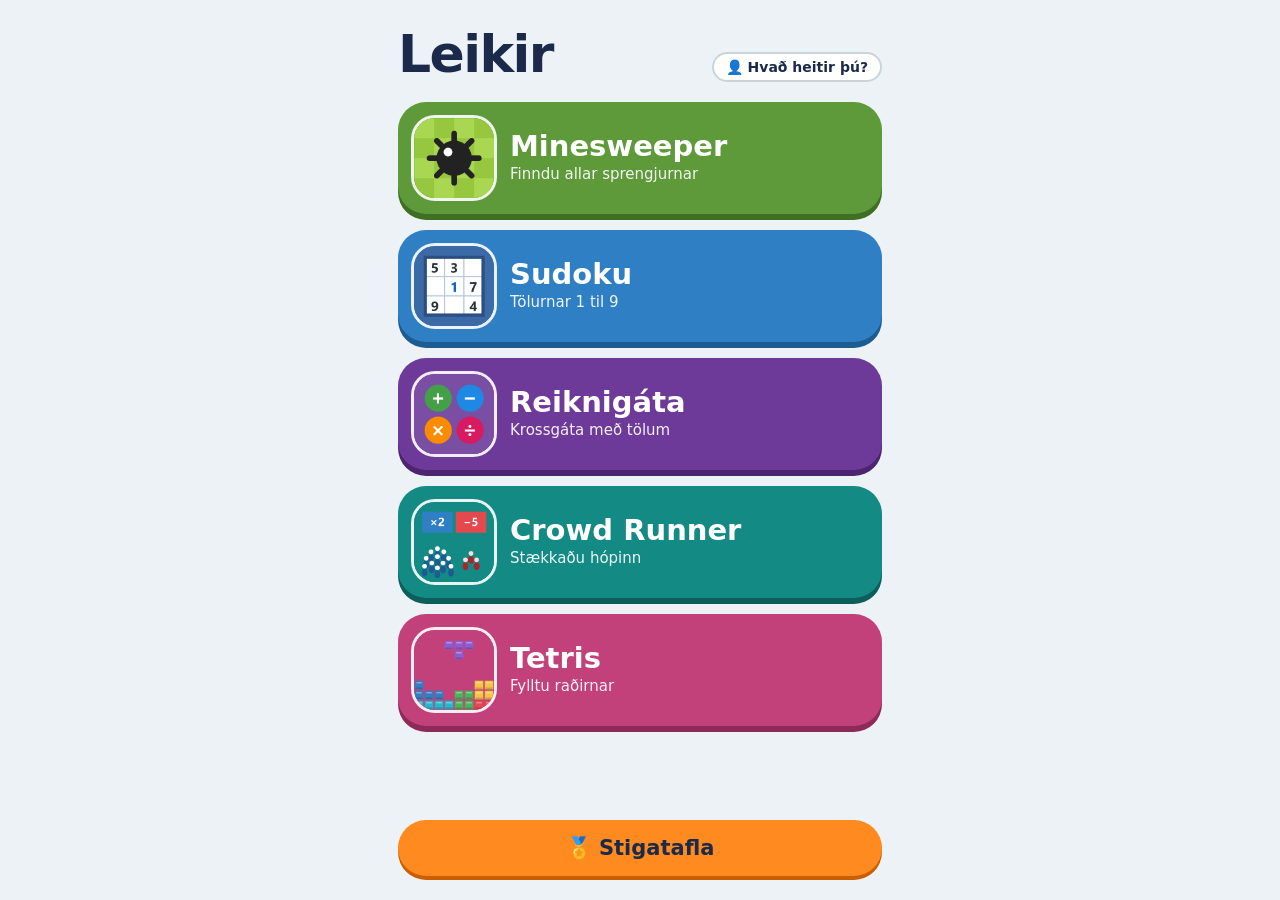
<file: index.html>
<!doctype html>
<html lang="is">
<head>
  <meta charset="utf-8">
  <meta name="viewport" content="width=device-width, initial-scale=1, viewport-fit=cover, interactive-widget=resizes-content">
  <title>Leikir</title>
  <meta name="theme-color" content="#1b2a4a">
  <meta name="mobile-web-app-capable" content="yes">
  <meta name="apple-mobile-web-app-capable" content="yes">
  <meta name="apple-mobile-web-app-status-bar-style" content="black-translucent">
  <meta name="apple-mobile-web-app-title" content="Leikir">
  <link rel="manifest" href="manifest.json">
  <link rel="icon" href="icons/icon-192.png">
  <link rel="apple-touch-icon" href="icons/apple-touch-icon.png">
  <link rel="stylesheet" href="common.css">
  <style>
    body { display: flex; flex-direction: column; min-height: 100vh; min-height: 100dvh; height: auto; }
    .home-page {
      flex: 1;
      width: 100%;
      max-width: 520px;
      margin: 0 auto;
      padding:
        calc(env(safe-area-inset-top) + 28px)
        calc(env(safe-area-inset-right) + 18px)
        calc(env(safe-area-inset-bottom) + 24px)
        calc(env(safe-area-inset-left) + 18px);
      display: flex;
      flex-direction: column;
      gap: 16px;
    }

    .masthead { display: flex; align-items: baseline; justify-content: space-between; gap: 12px; margin-bottom: 4px; }
    .masthead h1 {
      margin: 0;
      font-family: var(--display);
      font-size: var(--s5);
      font-weight: 800;
      line-height: 1;
      letter-spacing: -0.03em;
    }
    .player {
      padding: 7px 14px;
      border: none;
      border-radius: 999px;
      background: #fff;
      font-size: var(--s-1);
      font-weight: 600;
      box-shadow: inset 0 0 0 2px var(--wool);
      max-width: 50%;
      overflow: hidden;
      text-overflow: ellipsis;
      white-space: nowrap;
    }
    .player[hidden] { display: none; }

    /* A game: a solid tile in the game's own colour */
    .tile {
      display: flex;
      align-items: center;
      gap: 16px;
      min-height: 112px;
      padding: 16px 18px 16px 16px;
      border-radius: 28px;
      color: #fff;
      text-decoration: none;
      background: var(--c);
      box-shadow: 0 6px 0 var(--c-dark);
    }
    .tile:active { transform: translateY(4px); box-shadow: 0 2px 0 var(--c-dark); }
    .tile.ms { --c: var(--moss); --c-dark: var(--moss-dark); }
    .tile.sd { --c: var(--glacier); --c-dark: var(--glacier-dark); }
    .tile.rg { --c: var(--crowberry); --c-dark: var(--crowberry-dark); }
    .tile.cr { --c: var(--lagoon); --c-dark: var(--lagoon-dark); }
    .tile.tt { --c: var(--heather); --c-dark: var(--heather-dark); }
    .tile img {
      flex: none;
      width: 80px;
      height: 80px;
      border-radius: 21px;
      box-shadow: 0 0 0 3px rgba(255, 255, 255, 0.9);
    }
    .tile-text { display: grid; gap: 4px; min-width: 0; }
    .tile-name { font-family: var(--display); font-size: 29px; font-weight: 800; line-height: 1; }
    .tile-note { font-size: 15px; line-height: 1.3; opacity: 0.92; }

    .leaderboard {
      margin-top: auto;   /* sits at the bottom of the screen */
      padding: 16px;
      border-radius: 999px;
      background: var(--puffin);
      color: var(--night);
      font-size: var(--s1);
      font-weight: 700;
      text-align: center;
      text-decoration: none;
      box-shadow: var(--edge) var(--puffin-dark);
    }
    .leaderboard:active { transform: translateY(3px); box-shadow: 0 1px 0 var(--puffin-dark); }
    .leaderboard[hidden] { display: none; }
  </style>
</head>
<body>
  <main class="home-page">
    <div class="masthead">
      <h1>Leikir</h1>
      <button class="player" id="player" type="button" hidden></button>
    </div>

    <a class="tile ms" href="namuleit/">
      <img src="icons/namuleit.png" alt="">
      <span class="tile-text">
        <span class="tile-name">Minesweeper</span>
        <span class="tile-note" id="ms-note">Finndu allar sprengjurnar</span>
      </span>
    </a>
    <a class="tile sd" href="sudoku/">
      <img src="icons/sudoku.png" alt="">
      <span class="tile-text">
        <span class="tile-name">Sudoku</span>
        <span class="tile-note" id="sd-note">Tölurnar 1 til 9</span>
      </span>
    </a>
    <a class="tile rg" href="reiknigata/">
      <img src="icons/reiknigata.png" alt="">
      <span class="tile-text">
        <span class="tile-name">Reiknigáta</span>
        <span class="tile-note" id="rg-note">Krossgáta með tölum</span>
      </span>
    </a>
    <a class="tile cr" href="crowd/">
      <img src="icons/crowd.png" alt="">
      <span class="tile-text">
        <span class="tile-name">Crowd Runner</span>
        <span class="tile-note" id="cr-note">Stækkaðu hópinn</span>
      </span>
    </a>
    <a class="tile tt" href="tetris/">
      <img src="icons/tetris.png" alt="">
      <span class="tile-text">
        <span class="tile-name">Tetris</span>
        <span class="tile-note" id="tt-note">Fylltu raðirnar</span>
      </span>
    </a>

    <a class="leaderboard" id="leaderboard" href="stigatafla/" hidden>🏅 Stigatafla</a>
  </main>

  <div class="overlay" id="name" hidden>
    <div class="card" id="name-card"></div>
  </div>

  <script src="common.js"></script>
  <script src="leaderboard-config.js"></script>
  <script src="leaderboard.js"></script>
  <script>

    // Show each game's record, or that a puzzle is waiting to be finished.
    const ms = makeRecords(makeStore('ms-'));
    const msBest = Object.keys(LEVEL_NAMES).find((lv) => ms.best(lv));
    if (msBest) $('ms-note').textContent = `🏆 ${LEVEL_NAMES[msBest]}: ${ms.best(msBest)} sek`;

    for (const prefix of ['sd', 'rg']) {
      const st = makeStore(prefix + '-');
      const rec = makeRecords(st);
      const current = st.getJSON('current', null);
      const best = Object.keys(LEVEL_NAMES).find((lv) => rec.best(lv));
      if (current && LEVEL_NAMES[current.level]) $(prefix + '-note').textContent = `▶ Halda áfram (${current.size === 6 ? '6×6, ' : ''}${LEVEL_NAMES[current.level]})`;
      else if (best) $(prefix + '-note').textContent = `🏆 ${LEVEL_NAMES[best]}: ${clock(rec.best(best))}`;
    }

    const crProgress = makeStore('cr-').getJSON('progress', null);
    if (crProgress && crProgress.unlocked) {
      const stars = Object.values(crProgress.stars || {}).reduce((a, b) => a + b, 0);
      $('cr-note').textContent = `Borð ${crProgress.unlocked}${stars ? `, ⭐ ${stars}` : ''}`;
    }

    const tt = makeStore('tt-');
    const ttCurrent = tt.getJSON('current', null);
    const ttRecords = makeRecords(tt, { higher: true });
    const ttBest = Object.keys(LEVEL_NAMES).find((lv) => ttRecords.best(lv));
    if (ttCurrent && LEVEL_NAMES[ttCurrent.level]) $('tt-note').textContent = `▶ Halda áfram (${LEVEL_NAMES[ttCurrent.level]})`;
    else if (ttBest) $('tt-note').textContent = `🏆 ${LEVEL_NAMES[ttBest]}: ${ttRecords.best(ttBest)} stig`;

    // Leaderboard: the button, and who's playing on this phone.
    $('leaderboard').hidden = !lbOn();
    const showPlayer = () => {
      $('player').hidden = !lbOn();
      $('player').textContent = playerName() ? `👤 ${playerName()}` : '👤 Hvað heitir þú?';
    };
    $('player').addEventListener('click', () => {
      $('name-card').replaceChildren(nameForm(() => { $('name').hidden = true; showPlayer(); }, 'Hvað heitir þú?'));
      $('name').hidden = false;
      $('name-card').querySelector('input').focus();
    });
    showPlayer();

    registerServiceWorker('sw.js');
  </script>
</body>
</html>
</file>
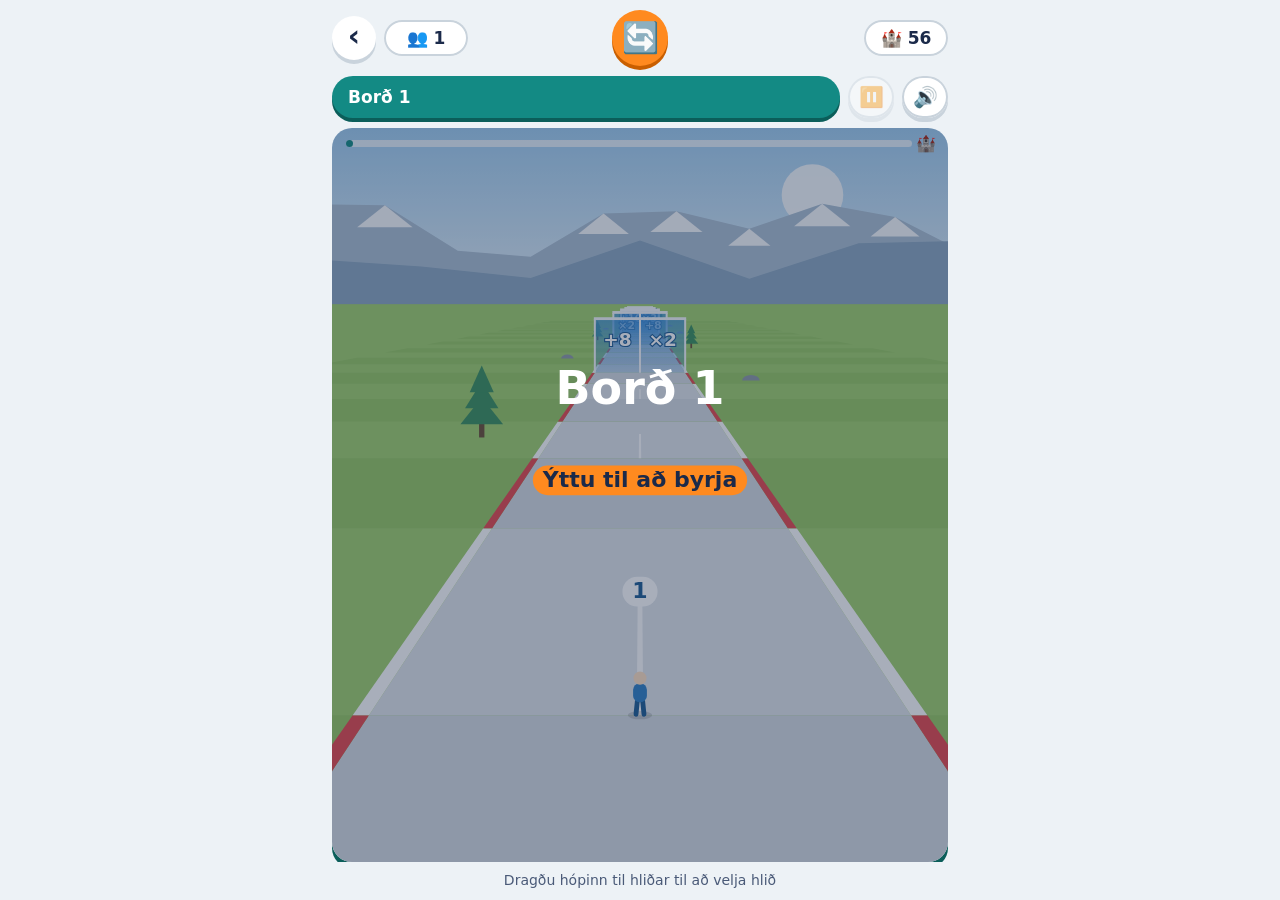
<file: crowd/index.html>
<!doctype html>
<html lang="is">
<head>
  <meta charset="utf-8">
  <meta name="viewport" content="width=device-width, initial-scale=1, viewport-fit=cover, interactive-widget=resizes-content">
  <title>Crowd Runner</title>
  <meta name="theme-color" content="#1b2a4a">
  <meta name="mobile-web-app-capable" content="yes">
  <meta name="apple-mobile-web-app-capable" content="yes">
  <meta name="apple-mobile-web-app-status-bar-style" content="black-translucent">
  <meta name="apple-mobile-web-app-title" content="Leikir">
  <link rel="manifest" href="../manifest.json">
  <link rel="icon" href="../icons/icon-192.png">
  <link rel="apple-touch-icon" href="../icons/apple-touch-icon.png">
  <link rel="stylesheet" href="../common.css">
  <link rel="stylesheet" href="style.css">
</head>
<body>
  <main class="app">
    <header class="bar">
      <div class="bar-left">
        <a class="home" href="../" aria-label="Heim">‹</a>
        <div class="stat" aria-label="Í hópnum"><span aria-hidden="true">👥</span> <span id="count">1</span></div>
      </div>
      <button id="new" class="new" type="button" aria-label="Byrja borðið aftur">🔄</button>
      <div class="stat" aria-label="Í kastalanum"><span aria-hidden="true">🏰</span> <span id="boss">0</span></div>
    </header>

    <div class="row">
      <button id="level-btn" class="level-btn" type="button" aria-label="Velja borð">Borð <span id="level-no">1</span> <span id="level-mode" hidden>🔥 Erfitt</span> <span class="level-stars" id="level-stars"></span></button>
      <button id="pause" class="sound" type="button" aria-label="Hlé" disabled>⏸️</button>
      <button id="sound" class="sound" type="button" aria-label="Hljóð">🔊</button>
    </div>

    <div class="board-wrap" id="wrap">
      <canvas id="game" aria-label="Hópurinn hleypur eftir veginum"></canvas>
    </div>
    <p class="hint" id="hint">Dragðu hópinn til hliðar til að velja hlið</p>
  </main>

  <div class="overlay" id="overlay" hidden>
    <div class="card">
      <div class="big" id="result-emoji">🎉</div>
      <h2 id="result-title">Þú vannst!</h2>
      <div class="stars" id="stars" aria-hidden="true"></div>
      <p id="result-text"></p>
      <div id="result-board"></div>
      <div class="actions">
        <button id="again" class="again secondary" type="button">Aftur</button>
        <button id="next" class="again" type="button">Næsta borð</button>
      </div>
    </div>
  </div>

  <div class="overlay" id="picker" hidden>
    <div class="card picker">
      <h2>Veldu borð</h2>
      <div class="modes" id="modes">
        <button type="button" data-mode="medium">Miðlungs</button>
        <button type="button" data-mode="hard">🔥 Erfitt</button>
      </div>
      <p id="picker-total"></p>
      <p class="outfit-label">Hver hleypur?</p>
      <div class="creatures" id="creatures"></div>
      <p class="outfit-label" id="outfit-label">Litur á fötunum</p>
      <div class="outfits" id="outfits"></div>
      <div class="level-grid" id="level-grid"></div>
      <button class="again secondary" type="button" data-close>Loka</button>
    </div>
  </div>

  <script src="../common.js"></script>
  <script src="../leaderboard-config.js"></script>
  <script src="../leaderboard.js"></script>
  <script src="game.js"></script>
</body>
</html>
</file>
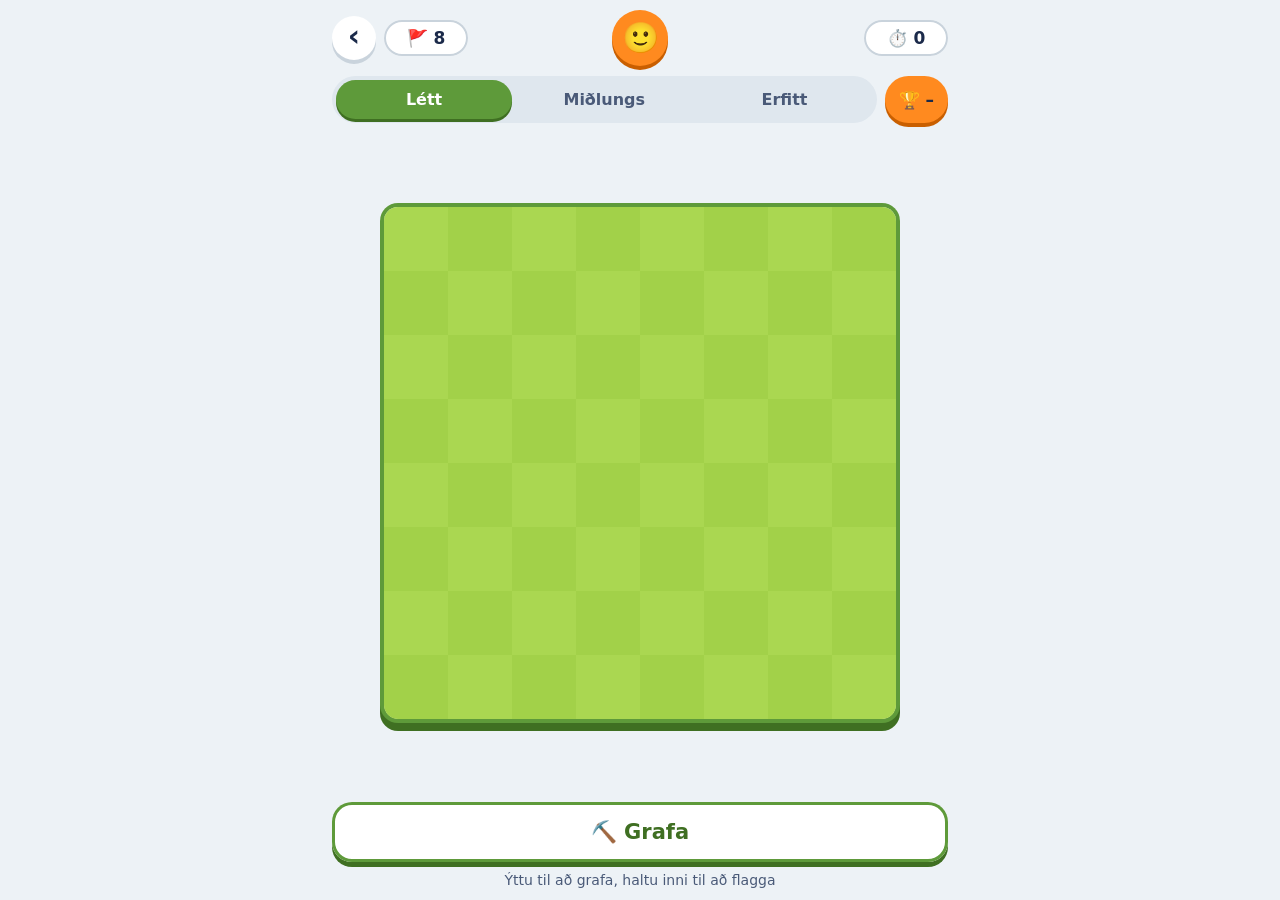
<file: namuleit/index.html>
<!doctype html>
<html lang="is">
<head>
  <meta charset="utf-8">
  <meta name="viewport" content="width=device-width, initial-scale=1, viewport-fit=cover, interactive-widget=resizes-content">
  <title>Minesweeper</title>
  <meta name="theme-color" content="#1b2a4a">
  <meta name="mobile-web-app-capable" content="yes">
  <meta name="apple-mobile-web-app-capable" content="yes">
  <meta name="apple-mobile-web-app-status-bar-style" content="black-translucent">
  <meta name="apple-mobile-web-app-title" content="Leikir">
  <link rel="manifest" href="../manifest.json">
  <link rel="icon" href="../icons/icon-192.png">
  <link rel="apple-touch-icon" href="../icons/apple-touch-icon.png">
  <link rel="stylesheet" href="../common.css">
  <link rel="stylesheet" href="style.css">
</head>
<body>
  <main class="app">
    <header class="bar">
      <div class="bar-left">
        <a class="home" href="../" aria-label="Heim">‹</a>
        <div class="stat" aria-label="Flögg eftir"><span aria-hidden="true">🚩</span> <span id="flags">0</span></div>
      </div>
      <button id="face" class="face" type="button" aria-label="Nýr leikur">🙂</button>
      <div class="stat" aria-label="Sekúndur"><span aria-hidden="true">⏱️</span> <span id="time">0</span></div>
    </header>

    <div class="row">
      <nav class="levels" id="levels">
        <button type="button" data-level="easy">Létt</button>
        <button type="button" data-level="medium">Miðlungs</button>
        <button type="button" data-level="hard">Erfitt</button>
      </nav>
      <button id="trophy" class="trophy" type="button" aria-label="Metin mín"><span aria-hidden="true">🏆</span> <span id="best">–</span></button>
    </div>

    <div class="board-wrap" id="wrap">
      <div class="board" id="board"></div>
    </div>

    <button id="mode" class="mode" type="button" aria-pressed="false">
      <span id="mode-icon" aria-hidden="true">⛏️</span> <span id="mode-label">Grafa</span>
    </button>
    <p class="hint" id="hint">Ýttu til að grafa, haltu inni til að flagga</p>
  </main>

  <div class="overlay" id="overlay" hidden>
    <div class="card">
      <div class="big" id="result-emoji">🎉</div>
      <h2 id="result-title">Þú vannst!</h2>
      <p id="result-text"></p>
      <div id="result-board"></div>
      <div class="actions">
        <button id="look" class="again secondary" type="button" hidden>Skoða borðið</button>
        <button id="again" class="again" type="button">Spila aftur</button>
      </div>
    </div>
  </div>

  <div class="overlay" id="records" hidden>
    <div class="card records">
      <h2>🏆 Metin mín</h2>
      <table>
        <thead><tr><th>Stig</th><th>Met</th><th>Unnið</th></tr></thead>
        <tbody id="records-body"></tbody>
      </table>
      <h3>Síðustu leikir</h3>
      <ol id="history" class="history"></ol>
      <button class="again" type="button" data-close>Loka</button>
    </div>
  </div>

  <script src="../common.js"></script>
  <script src="../leaderboard-config.js"></script>
  <script src="../leaderboard.js"></script>
  <script src="game.js"></script>
</body>
</html>
</file>
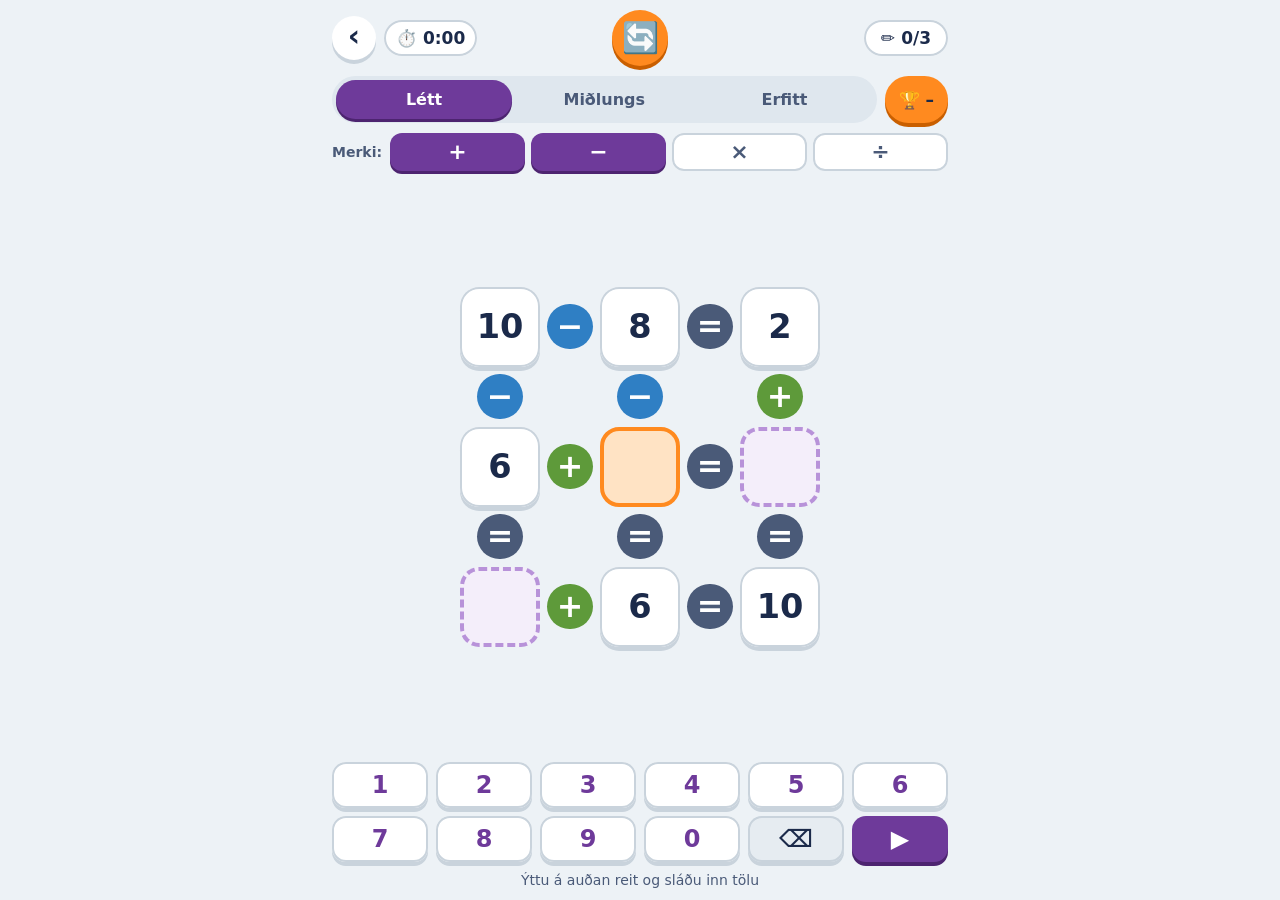
<file: reiknigata/index.html>
<!doctype html>
<html lang="is">
<head>
  <meta charset="utf-8">
  <meta name="viewport" content="width=device-width, initial-scale=1, viewport-fit=cover, interactive-widget=resizes-content">
  <title>Reiknigáta</title>
  <meta name="theme-color" content="#1b2a4a">
  <meta name="mobile-web-app-capable" content="yes">
  <meta name="apple-mobile-web-app-capable" content="yes">
  <meta name="apple-mobile-web-app-status-bar-style" content="black-translucent">
  <meta name="apple-mobile-web-app-title" content="Leikir">
  <link rel="manifest" href="../manifest.json">
  <link rel="icon" href="../icons/icon-192.png">
  <link rel="apple-touch-icon" href="../icons/apple-touch-icon.png">
  <link rel="stylesheet" href="../common.css">
  <link rel="stylesheet" href="style.css">
</head>
<body>
  <main class="app">
    <header class="bar">
      <div class="bar-left">
        <a class="home" href="../" aria-label="Heim">‹</a>
        <div class="stat" aria-label="Tími"><span aria-hidden="true">⏱️</span> <span id="time">0:00</span></div>
      </div>
      <button id="new" class="new" type="button" aria-label="Ný gáta">🔄</button>
      <div class="stat" aria-label="Útfylltir reitir"><span aria-hidden="true">✏️</span> <span id="solved">0/3</span></div>
    </header>

    <div class="row">
      <nav class="levels" id="levels">
        <button type="button" data-level="easy">Létt</button>
        <button type="button" data-level="medium">Miðlungs</button>
        <button type="button" data-level="hard">Erfitt</button>
      </nav>
      <button id="trophy" class="trophy" type="button" aria-label="Metin mín"><span aria-hidden="true">🏆</span> <span id="best">–</span></button>
    </div>

    <div class="signs" id="signs" role="group" aria-label="Veldu merki">
      <span class="signs-label">Merki:</span>
      <button type="button" data-op="+" aria-label="Plús">+</button>
      <button type="button" data-op="−" aria-label="Mínus">−</button>
      <button type="button" data-op="×" aria-label="Sinnum">×</button>
      <button type="button" data-op="÷" aria-label="Deilt með">÷</button>
    </div>

    <div class="board-wrap" id="wrap">
      <div class="board" id="board"></div>
    </div>

    <div class="pad" id="pad">
      <button type="button" data-key="1">1</button>
      <button type="button" data-key="2">2</button>
      <button type="button" data-key="3">3</button>
      <button type="button" data-key="4">4</button>
      <button type="button" data-key="5">5</button>
      <button type="button" data-key="6">6</button>
      <button type="button" data-key="7">7</button>
      <button type="button" data-key="8">8</button>
      <button type="button" data-key="9">9</button>
      <button type="button" data-key="0">0</button>
      <button type="button" data-key="back" class="erase" aria-label="Stroka út">⌫</button>
      <button type="button" data-key="next" class="next" aria-label="Næsti reitur">▶</button>
    </div>
    <p class="hint">Ýttu á auðan reit og sláðu inn tölu</p>
  </main>

  <div class="overlay" id="overlay" hidden>
    <div class="card">
      <div class="big" id="result-emoji">🎉</div>
      <h2 id="result-title">Þú kláraðir!</h2>
      <p id="result-text"></p>
      <div id="result-board"></div>
      <button id="again" class="again" type="button">Ný gáta</button>
    </div>
  </div>

  <div class="overlay" id="confirm" hidden>
    <div class="card">
      <div class="big">🤔</div>
      <h2>Ný gáta?</h2>
      <p>Gátan sem þú ert með hverfur.</p>
      <div class="actions">
        <button id="confirm-yes" class="again" type="button">Já</button>
        <button class="again secondary" type="button" data-close>Nei</button>
      </div>
    </div>
  </div>

  <div class="overlay" id="records" hidden>
    <div class="card records">
      <h2>🏆 Metin mín</h2>
      <table>
        <thead><tr><th>Stig</th><th>Met</th><th>Klárað</th></tr></thead>
        <tbody id="records-body"></tbody>
      </table>
      <h3>Síðustu gátur</h3>
      <ol id="history" class="history"></ol>
      <button class="again" type="button" data-close>Loka</button>
    </div>
  </div>

  <script src="../common.js"></script>
  <script src="../leaderboard-config.js"></script>
  <script src="../leaderboard.js"></script>
  <script src="game.js"></script>
</body>
</html>
</file>
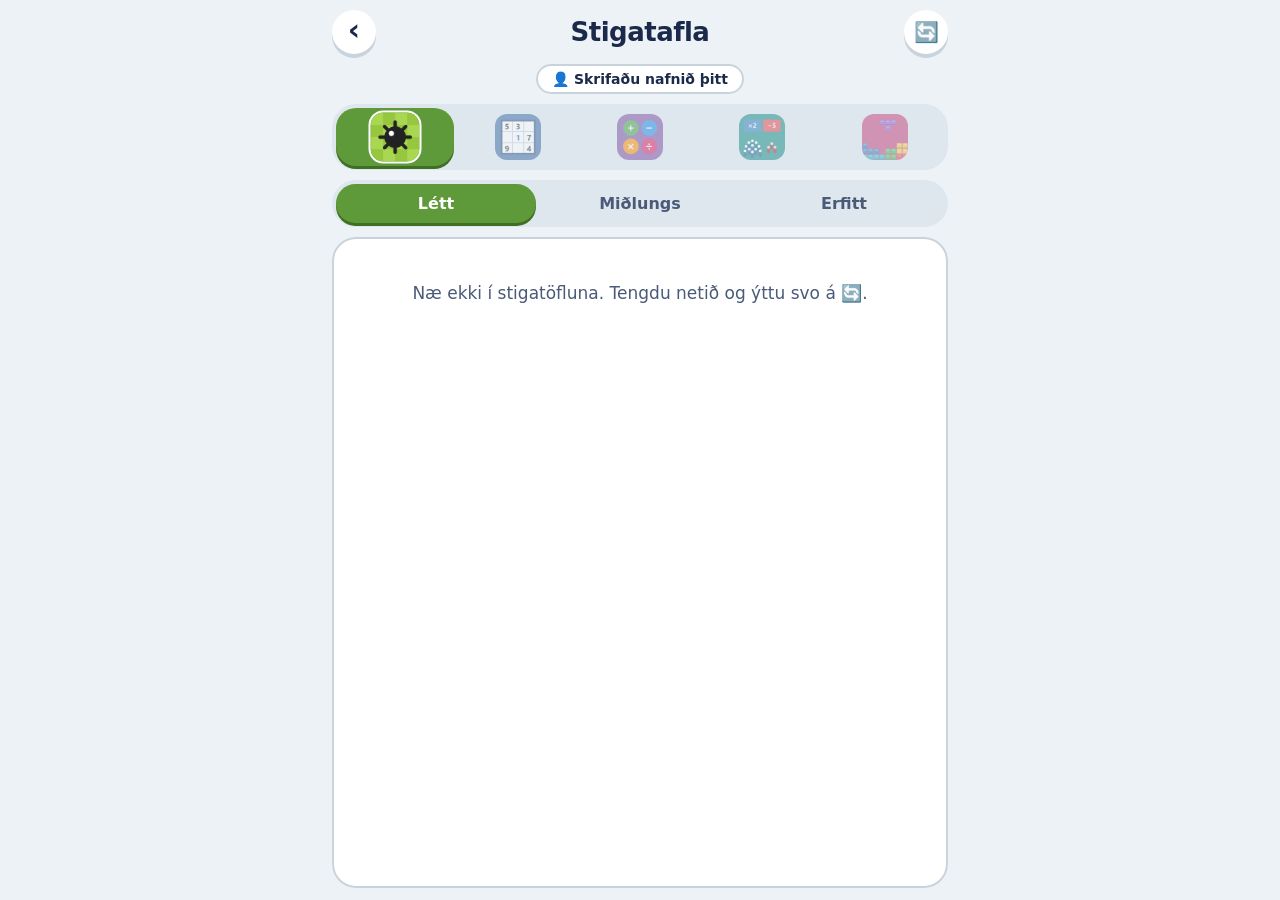
<file: stigatafla/index.html>
<!doctype html>
<html lang="is">
<head>
  <meta charset="utf-8">
  <meta name="viewport" content="width=device-width, initial-scale=1, viewport-fit=cover, interactive-widget=resizes-content">
  <title>Stigatafla</title>
  <meta name="theme-color" content="#1b2a4a">
  <meta name="mobile-web-app-capable" content="yes">
  <meta name="apple-mobile-web-app-capable" content="yes">
  <meta name="apple-mobile-web-app-status-bar-style" content="black-translucent">
  <meta name="apple-mobile-web-app-title" content="Leikir">
  <link rel="manifest" href="../manifest.json">
  <link rel="icon" href="../icons/icon-192.png">
  <link rel="apple-touch-icon" href="../icons/apple-touch-icon.png">
  <link rel="stylesheet" href="../common.css">
  <style>
    .title { margin: 0; font-family: var(--display); font-size: var(--s2); font-weight: 800; line-height: 1; letter-spacing: -0.02em; text-align: center; }
    .app > .levels { flex: none; }   /* shared style lets them grow, which is meant for a row */
    .levels button[hidden] { display: none; }
    .games { border-radius: 24px; }
    .games button { position: relative; display: grid; place-items: center; padding: 6px 0; border-radius: 20px; }
    .games img { width: 46px; height: 46px; border-radius: 12px; opacity: 0.5; transition: opacity 180ms var(--ease-out), transform 180ms var(--ease-out); }
    .games button.active { background: var(--game); box-shadow: 0 3px 0 var(--game-dark); }
    .games button.active img { opacity: 1; transform: scale(1.06); box-shadow: 0 0 0 2px #fff; }
    .refresh {
      width: 44px; height: 44px; border: none; border-radius: 50%;
      background: #fff; font-size: 20px; box-shadow: var(--edge) var(--wool);
    }
    .refresh:active { transform: translateY(3px); box-shadow: 0 1px 0 var(--wool); }
    .me {
      align-self: center;
      padding: 7px 16px;
      border: none;
      border-radius: 999px;
      background: #fff;
      font-size: var(--s-1);
      font-weight: 600;
      box-shadow: inset 0 0 0 2px var(--wool);
    }
    .list-wrap {
      flex: 1;
      min-height: 0;
      overflow-y: auto;
      overscroll-behavior: contain;
      border-radius: 24px;
      background: #fff;
      box-shadow: inset 0 0 0 2px var(--wool);
    }
    .list { margin: 0; padding: 6px 0; list-style: none; }
    .list li {
      display: flex;
      align-items: center;
      gap: 12px;
      padding: 12px 18px;
      border-top: 2px solid var(--snow);
      font-size: var(--s0);
    }
    .list li:first-child { border-top: none; }
    .list .place { width: 36px; text-align: center; font-weight: 700; font-size: var(--s1); color: var(--night-soft); }
    .list .who { flex: 1; font-weight: 600; overflow: hidden; text-overflow: ellipsis; white-space: nowrap; }
    .list .time { font-weight: 700; font-variant-numeric: tabular-nums; }
    .list .size {
      flex: none; padding: 2px 8px; border-radius: 999px;
      background: #e6ecf1; color: var(--night-soft); font-size: var(--s-1); font-weight: 700;
    }
    /* the top three get the display face, the winner biggest */
    .list li:nth-child(-n + 3) .who { font-family: var(--display); font-weight: 800; font-size: var(--s1); }
    .list li:first-child .who { font-size: var(--s2); }
    .list li.mine { background: #fff1e2; box-shadow: inset 4px 0 0 var(--puffin); }
    .status { padding: 32px 22px; text-align: center; color: var(--night-soft); font-size: var(--s0); line-height: 1.45; }
  </style>
</head>
<body>
  <main class="app">
    <header class="bar">
      <div class="bar-left"><a class="home" href="../" aria-label="Heim">‹</a></div>
      <h1 class="title">Stigatafla</h1>
      <button id="refresh" class="refresh" type="button" aria-label="Uppfæra">🔄</button>
    </header>

    <button id="me" class="me" type="button"></button>

    <nav class="levels games" id="games">
      <button type="button" data-game="minesweeper" aria-label="Minesweeper"><img src="../icons/namuleit.png" alt=""></button>
      <button type="button" data-game="sudoku" aria-label="Sudoku"><img src="../icons/sudoku.png" alt=""></button>
      <button type="button" data-game="reiknigata" aria-label="Reiknigáta"><img src="../icons/reiknigata.png" alt=""></button>
      <button type="button" data-game="crowd" aria-label="Crowd Runner"><img src="../icons/crowd.png" alt=""></button>
      <button type="button" data-game="tetris" aria-label="Tetris"><img src="../icons/tetris.png" alt=""></button>
    </nav>
    <nav class="levels" id="levels">
      <button type="button" data-level="easy">Létt</button>
      <button type="button" data-level="medium">Miðlungs</button>
      <button type="button" data-level="hard">Erfitt</button>
    </nav>

    <div class="list-wrap">
      <ol class="list" id="list"></ol>
      <div class="status" id="status" hidden></div>
    </div>
  </main>

  <div class="overlay" id="name" hidden>
    <div class="card" id="name-card"></div>
  </div>

  <script src="../common.js"></script>
  <script src="../leaderboard-config.js"></script>
  <script src="../leaderboard.js"></script>
  <script>
    const view = makeStore('lb-');
    let game = view.get('view-game', 'minesweeper');
    let level = view.get('view-level', 'easy');
    game = SHARED_BOARD[game] || game;   // 6×6 Sudoku had its own tab for a while
    if (!GAME_NAMES[game]) game = 'minesweeper';
    if (!LEVEL_NAMES[level]) level = 'easy';
    let loadId = 0;

    function status(text) {
      $('list').replaceChildren();
      $('status').textContent = text;
      $('status').hidden = false;
    }

    // The page takes on the colour of the game being shown.
    const GAME_COLORS = {
      minesweeper: ['--moss', '--moss-dark'],
      sudoku: ['--glacier', '--glacier-dark'],
      reiknigata: ['--crowberry', '--crowberry-dark'],
      crowd: ['--lagoon', '--lagoon-dark'],
      tetris: ['--heather', '--heather-dark'],
    };

    async function load() {
      const [c, dark] = GAME_COLORS[game];
      document.documentElement.style.setProperty('--game', `var(${c})`);
      document.documentElement.style.setProperty('--game-dark', `var(${dark})`);
      document.querySelectorAll('#games button').forEach((b) => b.classList.toggle('active', b.dataset.game === game));
      // Crowd Runner has only medium and hard
      const shown = byStars(game) && level === 'easy' ? 'medium' : level;
      document.querySelectorAll('#levels button').forEach((b) => {
        b.classList.toggle('active', b.dataset.level === shown);
        b.hidden = byStars(game) && b.dataset.level === 'easy';
      });
      $('me').textContent = playerName() ? `👤 ${playerName()} ✏️` : '👤 Skrifaðu nafnið þitt';
      if (!lbOn()) return status('Stigataflan hefur ekki verið sett upp enn.');

      const id = ++loadId;
      status('Sæki…');
      await lbFlush();
      let board;
      try {
        board = await lbBoard(game, shown);
      } catch {
        if (id === loadId) status('Næ ekki í stigatöfluna. Tengdu netið og ýttu svo á 🔄.');
        return;
      }
      if (id !== loadId) return;   // a newer tab was picked meanwhile
      if (!board.length) return status('Enginn er kominn á töfluna hér. Kláraðu leik og vertu fyrst/ur!');

      $('status').hidden = true;
      const me = playerName().toLowerCase();
      const medals = ['🥇', '🥈', '🥉'];
      $('list').replaceChildren(...board.map((row, i) => {
        const li = document.createElement('li');
        if (row.player.trim().toLowerCase() === me) li.className = 'mine';
        const place = document.createElement('span');
        place.className = 'place';
        place.textContent = medals[i] || i + 1;
        const who = document.createElement('span');
        who.className = 'who';
        who.textContent = row.player;
        const time = document.createElement('span');
        time.className = 'time';
        time.textContent = byStars(game) ? `⭐ ${row.stars}` : game === 'tetris' ? `${row.points} stig` : clock(row.seconds);
        li.append(place, who);
        if (game === 'sudoku') {   // both sizes share this board
          const size = document.createElement('span');
          size.className = 'size';
          size.textContent = row.game === 'sudoku6' ? '6×6' : '9×9';
          li.append(size);
        }
        li.append(time);
        return li;
      }));
    }

    $('games').addEventListener('click', (e) => {
      const b = e.target.closest('[data-game]');
      if (!b) return;
      game = b.dataset.game;
      view.set('view-game', game);
      load();
    });
    $('levels').addEventListener('click', (e) => {
      const b = e.target.closest('[data-level]');
      if (!b) return;
      level = b.dataset.level;
      view.set('view-level', level);
      load();
    });
    $('refresh').addEventListener('click', load);
    $('me').addEventListener('click', () => {
      $('name-card').replaceChildren(nameForm(() => { $('name').hidden = true; load(); }, 'Hvað heitir þú?'));
      $('name').hidden = false;
      $('name-card').querySelector('input').focus();
    });

    load();
    registerServiceWorker('../sw.js');
  </script>
</body>
</html>
</file>
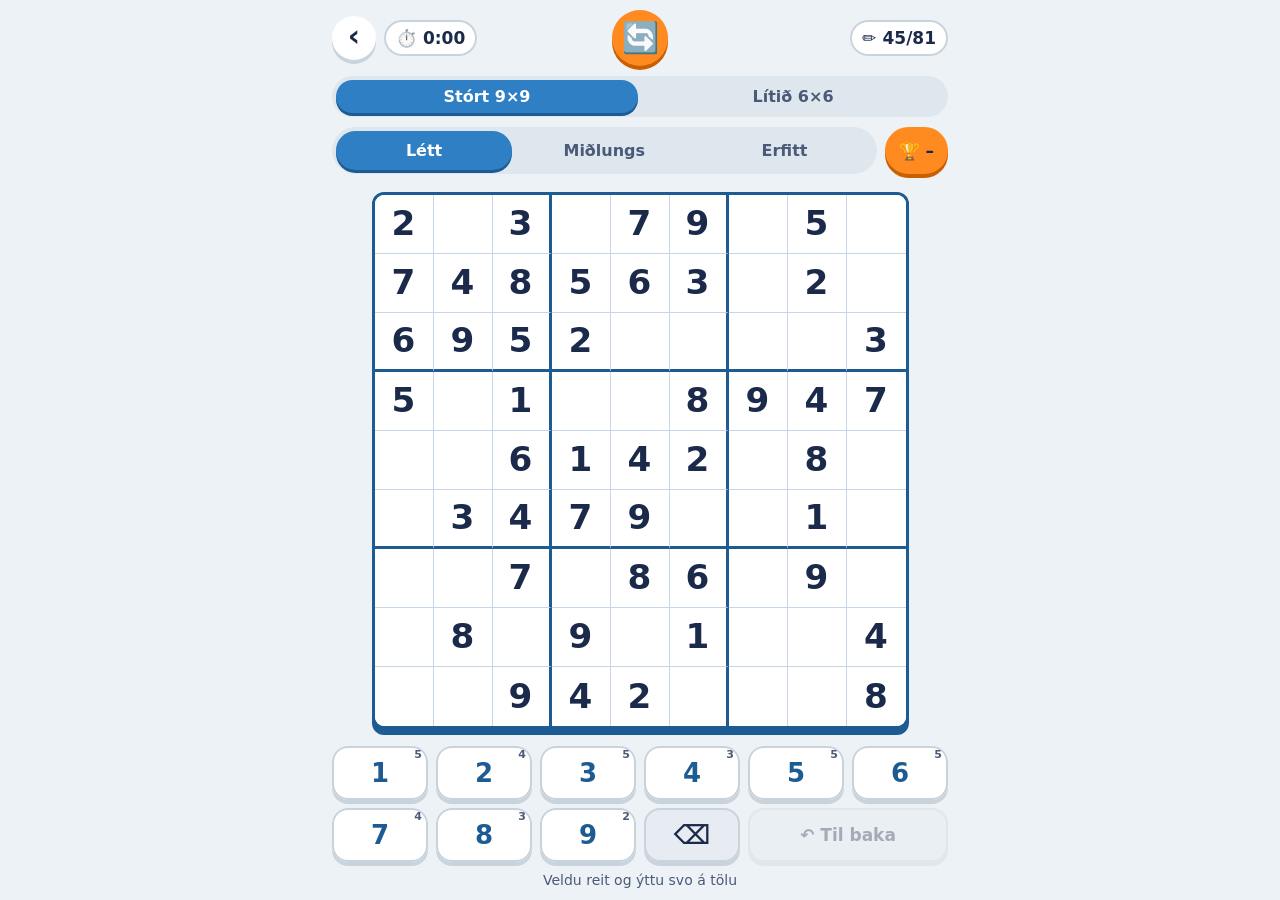
<file: sudoku/index.html>
<!doctype html>
<html lang="is">
<head>
  <meta charset="utf-8">
  <meta name="viewport" content="width=device-width, initial-scale=1, viewport-fit=cover, interactive-widget=resizes-content">
  <title>Sudoku</title>
  <meta name="theme-color" content="#1b2a4a">
  <meta name="mobile-web-app-capable" content="yes">
  <meta name="apple-mobile-web-app-capable" content="yes">
  <meta name="apple-mobile-web-app-status-bar-style" content="black-translucent">
  <meta name="apple-mobile-web-app-title" content="Leikir">
  <link rel="manifest" href="../manifest.json">
  <link rel="icon" href="../icons/icon-192.png">
  <link rel="apple-touch-icon" href="../icons/apple-touch-icon.png">
  <link rel="stylesheet" href="../common.css">
  <link rel="stylesheet" href="style.css">
</head>
<body>
  <main class="app">
    <header class="bar">
      <div class="bar-left">
        <a class="home" href="../" aria-label="Heim">‹</a>
        <div class="stat" aria-label="Tími"><span aria-hidden="true">⏱️</span> <span id="time">0:00</span></div>
      </div>
      <button id="new" class="new" type="button" aria-label="Ný þraut">🔄</button>
      <div class="stat" aria-label="Útfylltir reitir"><span aria-hidden="true">✏️</span> <span id="filled">0</span></div>
    </header>

    <nav class="levels sizes" id="sizes">
      <button type="button" data-size="9">Stórt 9×9</button>
      <button type="button" data-size="6">Lítið 6×6</button>
    </nav>

    <div class="row">
      <nav class="levels" id="levels">
        <button type="button" data-level="easy">Létt</button>
        <button type="button" data-level="medium">Miðlungs</button>
        <button type="button" data-level="hard">Erfitt</button>
      </nav>
      <button id="trophy" class="trophy" type="button" aria-label="Metin mín"><span aria-hidden="true">🏆</span> <span id="best">–</span></button>
    </div>

    <div class="board-wrap" id="wrap">
      <div class="board" id="board"></div>
    </div>

    <div class="pad" id="pad">
      <button type="button" data-digit="1">1</button>
      <button type="button" data-digit="2">2</button>
      <button type="button" data-digit="3">3</button>
      <button type="button" data-digit="4">4</button>
      <button type="button" data-digit="5">5</button>
      <button type="button" data-digit="6">6</button>
      <button type="button" data-digit="7">7</button>
      <button type="button" data-digit="8">8</button>
      <button type="button" data-digit="9">9</button>
      <button type="button" data-digit="0" class="erase" aria-label="Stroka út">⌫</button>
      <button type="button" id="undo" class="undo" aria-label="Afturkalla">↶ Til baka</button>
    </div>
    <p class="hint" id="hint">Veldu reit og ýttu svo á tölu</p>
  </main>

  <div class="overlay" id="overlay" hidden>
    <div class="card">
      <div class="big" id="result-emoji">🎉</div>
      <h2 id="result-title">Þú kláraðir!</h2>
      <p id="result-text"></p>
      <div id="result-board"></div>
      <button id="again" class="again" type="button">Ný þraut</button>
    </div>
  </div>

  <div class="overlay" id="confirm" hidden>
    <div class="card">
      <div class="big">🤔</div>
      <h2>Ný þraut?</h2>
      <p>Þrautin sem þú ert með hverfur.</p>
      <div class="actions">
        <button id="confirm-yes" class="again" type="button">Já</button>
        <button class="again secondary" type="button" data-close>Nei</button>
      </div>
    </div>
  </div>

  <div class="overlay" id="records" hidden>
    <div class="card records">
      <h2>🏆 Metin mín</h2>
      <table>
        <thead><tr><th>Stig</th><th>Met</th><th>Klárað</th></tr></thead>
        <tbody id="records-body"></tbody>
      </table>
      <h3>Síðustu þrautir</h3>
      <ol id="history" class="history"></ol>
      <button class="again" type="button" data-close>Loka</button>
    </div>
  </div>

  <script src="../common.js"></script>
  <script src="../leaderboard-config.js"></script>
  <script src="../leaderboard.js"></script>
  <script src="game.js"></script>
</body>
</html>
</file>
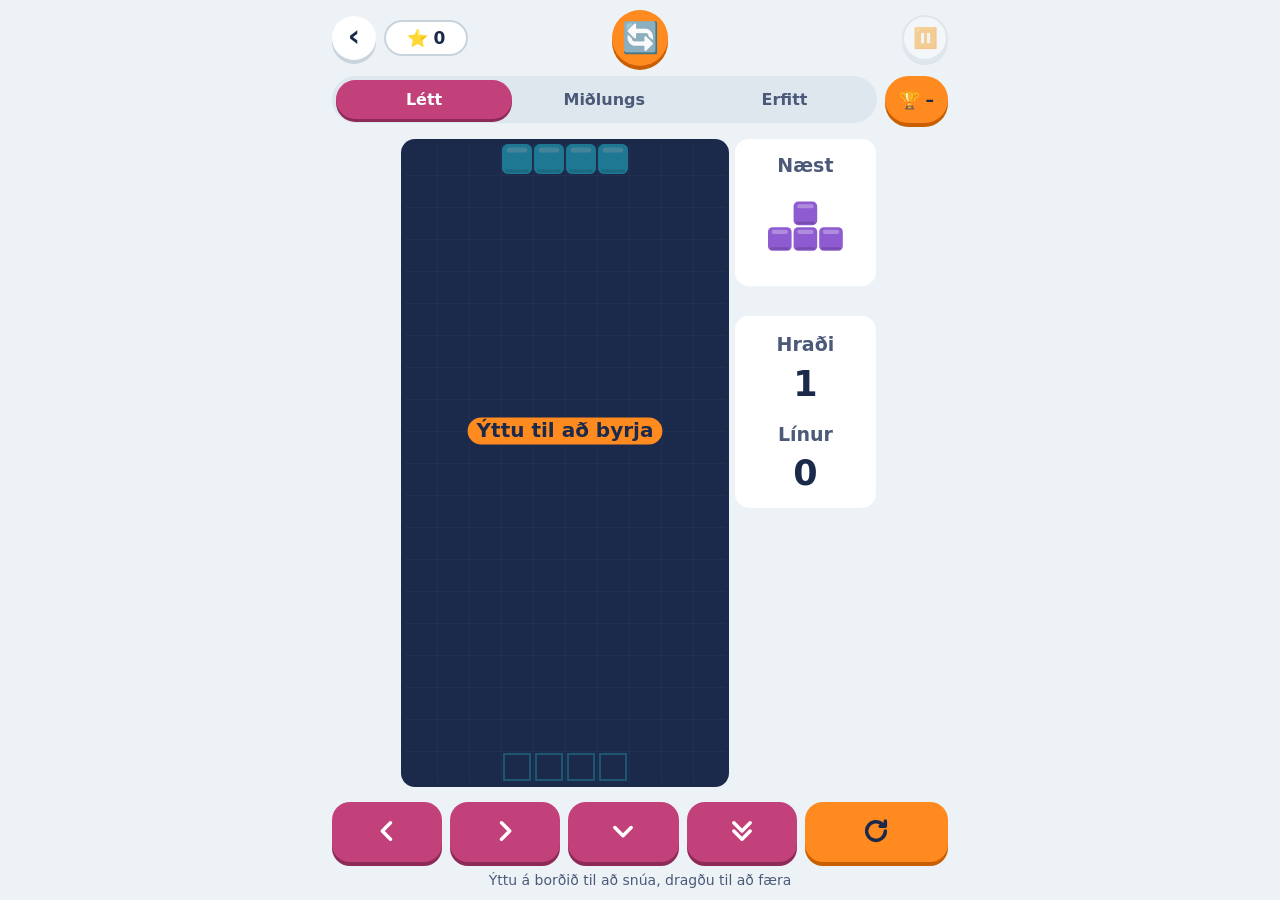
<file: tetris/index.html>
<!doctype html>
<html lang="is">
<head>
  <meta charset="utf-8">
  <meta name="viewport" content="width=device-width, initial-scale=1, viewport-fit=cover, interactive-widget=resizes-content">
  <title>Tetris</title>
  <meta name="theme-color" content="#1b2a4a">
  <meta name="mobile-web-app-capable" content="yes">
  <meta name="apple-mobile-web-app-capable" content="yes">
  <meta name="apple-mobile-web-app-status-bar-style" content="black-translucent">
  <meta name="apple-mobile-web-app-title" content="Leikir">
  <link rel="manifest" href="../manifest.json">
  <link rel="icon" href="../icons/icon-192.png">
  <link rel="apple-touch-icon" href="../icons/apple-touch-icon.png">
  <link rel="stylesheet" href="../common.css">
  <link rel="stylesheet" href="style.css">
</head>
<body>
  <main class="app">
    <header class="bar">
      <div class="bar-left">
        <a class="home" href="../" aria-label="Heim">‹</a>
        <div class="stat" aria-label="Stig"><span aria-hidden="true">⭐</span> <span id="score">0</span></div>
      </div>
      <button id="new" class="new" type="button" aria-label="Nýr leikur">🔄</button>
      <button id="pause" class="pause" type="button" aria-label="Hlé" disabled>⏸️</button>
    </header>

    <div class="row">
      <nav class="levels" id="levels">
        <button type="button" data-level="easy">Létt</button>
        <button type="button" data-level="medium">Miðlungs</button>
        <button type="button" data-level="hard">Erfitt</button>
      </nav>
      <button id="trophy" class="trophy" type="button" aria-label="Metin mín"><span aria-hidden="true">🏆</span> <span id="best">–</span></button>
    </div>

    <div class="board-wrap" id="wrap">
      <canvas id="game" aria-label="Kubbarnir detta niður í brunninn"></canvas>
    </div>

    <div class="controls" id="controls">
      <button type="button" data-act="left" aria-label="Til vinstri">
        <svg viewBox="0 0 24 24" aria-hidden="true"><path d="M15 5l-7 7 7 7"/></svg>
      </button>
      <button type="button" data-act="right" aria-label="Til hægri">
        <svg viewBox="0 0 24 24" aria-hidden="true"><path d="M9 5l7 7-7 7"/></svg>
      </button>
      <button type="button" data-act="down" aria-label="Hraðar niður">
        <svg viewBox="0 0 24 24" aria-hidden="true"><path d="M5 9l7 7 7-7"/></svg>
      </button>
      <button type="button" data-act="drop" aria-label="Alla leið niður">
        <svg viewBox="0 0 24 24" aria-hidden="true"><path d="M5 5l7 7 7-7M5 12l7 7 7-7"/></svg>
      </button>
      <button type="button" data-act="rotate" class="turn" aria-label="Snúa">
        <svg viewBox="0 0 24 24" aria-hidden="true"><path d="M20 12a8 8 0 1 1-2.4-5.7M20 3.5v4.5h-4.5"/></svg>
      </button>
    </div>
    <p class="hint" id="hint">Ýttu á borðið til að snúa, dragðu til að færa</p>
  </main>

  <div class="overlay" id="overlay" hidden>
    <div class="card">
      <div class="big" id="result-emoji">🧱</div>
      <h2 id="result-title">Leik lokið!</h2>
      <p id="result-text"></p>
      <div id="result-board"></div>
      <button id="again" class="again" type="button">Spila aftur</button>
    </div>
  </div>

  <div class="overlay" id="records" hidden>
    <div class="card records">
      <h2>🏆 Metin mín</h2>
      <table>
        <thead><tr><th></th><th>Met</th><th>Leikir</th></tr></thead>
        <tbody id="records-body"></tbody>
      </table>
      <h3>Síðustu leikir</h3>
      <ol id="history" class="history"></ol>
      <button class="again" type="button" data-close>Loka</button>
    </div>
  </div>

  <script src="../common.js"></script>
  <script src="../leaderboard-config.js"></script>
  <script src="../leaderboard.js"></script>
  <script src="game.js"></script>
</body>
</html>
</file>
<file: common.css>
/* Shared look for the start page and all the games.
   Snow-white background, night-blue text, one colour per game, puffin orange for records.
   The phone's own font throughout. */
:root {
  --snow: #edf2f6;
  --night: #1b2a4a;
  --night-soft: #4a5a78;
  --wool: #c9d3dc;
  --moss: #5e9a3a;
  --moss-dark: #3f6f22;
  --glacier: #2f7fc4;
  --glacier-dark: #1d5b93;
  --crowberry: #6e3a9a;
  --crowberry-dark: #4d2470;
  --lagoon: #138a84;
  --lagoon-dark: #0b5e5a;
  --heather: #c2417a;
  --heather-dark: #8e2a58;
  --puffin: #ff8a1f;
  --puffin-dark: #c95f00;
  --flag: #e5484d;

  /* each game page sets --game / --game-dark to its own colour */
  --game: var(--night);
  --game-dark: #0f1a33;

  /* the phone's own font: San Francisco on iPhone, Roboto on Android */
  --text: system-ui, -apple-system, 'Segoe UI', Roboto, sans-serif;
  --display: var(--text);

  /* type scale, ratio 1.25 */
  --s-1: 14px;
  --s0: 17px;
  --s1: 21px;
  --s2: 26px;
  --s3: 33px;
  --s4: 41px;
  --s5: 52px;

  --edge: 0 4px 0;   /* toy-block bottom edge, coloured per element */

  /* motion: one strong ease-out for everything that responds to a tap */
  --ease-out: cubic-bezier(0.23, 1, 0.32, 1);
  --press: 140ms;
}

* { box-sizing: border-box; }

html {
  -webkit-tap-highlight-color: transparent;
  -webkit-text-size-adjust: 100%;   /* no font inflation in landscape */
}

html, body {
  margin: 0;
  height: 100%;
  background: var(--snow);
  overscroll-behavior: none;        /* no pull-to-refresh or page bounce: this is an app */
}

body {
  font-family: var(--text);
  font-size: var(--s0);
  color: var(--night);
  touch-action: manipulation;       /* no double-tap zoom, no tap delay; pinch zoom still works */
}

/* The game screens are all controls, and long-press is a game move (flagging), so nothing
   there should select or pop a callout. Content people may want to copy stays selectable. */
.app, .home-page, button, a, img {
  -webkit-user-select: none;
  user-select: none;
  -webkit-touch-callout: none;
}
.history, .records td, .card p, .list, .status {
  -webkit-user-select: text;
  user-select: text;
}

/* Behind the phone's clock and battery (iPhone draws them in white over the page) */
body::before {
  content: '';
  position: fixed;
  top: 0;
  left: 0;
  right: 0;
  z-index: 5;
  height: env(safe-area-inset-top);
  background: var(--night);
  pointer-events: none;
}

button { font-family: inherit; color: inherit; cursor: pointer; }

/* Everything pressable sinks onto its bottom edge at once (:active has no delay) and
   springs back on release with the same short ease-out. */
.home, .face, .new, .trophy, .again, .tile, .leaderboard, .refresh, .mode,
.pad button, .signs button, .levels button {
  transition:
    transform var(--press) var(--ease-out),
    box-shadow var(--press) var(--ease-out),
    background-color var(--press) ease;
}
:focus-visible { outline: 3px solid var(--puffin); outline-offset: 2px; }

.app {
  height: 100vh;
  height: 100dvh;
  max-width: 640px;
  margin: 0 auto;
  display: flex;
  flex-direction: column;
  gap: 10px;
  padding:
    calc(env(safe-area-inset-top) + 10px)
    calc(env(safe-area-inset-right) + 12px)
    calc(env(safe-area-inset-bottom) + 12px)
    calc(env(safe-area-inset-left) + 12px);
}

/* Top bar: [home + stat] [centre] [stat] */
.bar {
  display: grid;
  grid-template-columns: 1fr auto 1fr;
  align-items: center;
  gap: 8px;
}
.bar-left { display: flex; align-items: center; gap: 8px; }
.bar > :last-child { justify-self: end; }

.home {
  flex: none;
  width: 44px;
  height: 44px;
  border-radius: 50%;
  display: grid;
  place-items: center;
  background: #fff;
  color: var(--night);
  font-size: 30px;
  font-weight: 700;
  line-height: 1;
  text-decoration: none;
  padding-bottom: 4px;
  box-shadow: var(--edge) var(--wool);
}
.home:active { transform: translateY(3px); box-shadow: 0 1px 0 var(--wool); }

.stat {
  min-width: 84px;
  padding: 8px 12px;
  border-radius: 999px;
  background: #fff;
  color: var(--night);
  font-size: var(--s0);
  font-weight: 700;
  font-variant-numeric: tabular-nums;
  text-align: center;
  white-space: nowrap;
  box-shadow: inset 0 0 0 2px var(--wool);
}

/* Round "new game" button (Minesweeper's face, the 🔄 in the puzzles) */
.face, .new {
  width: 56px;
  height: 56px;
  border: none;
  border-radius: 50%;
  background: var(--puffin);
  font-size: 30px;
  line-height: 1;
  box-shadow: var(--edge) var(--puffin-dark);
}
.face:active, .new:active { transform: translateY(3px); box-shadow: 0 1px 0 var(--puffin-dark); }

/* Difficulty + records button */
.row {
  display: flex;
  gap: 8px;
}

.levels {
  flex: 1;
  display: flex;
  gap: 4px;
  padding: 4px;
  border-radius: 999px;
  background: #dfe7ee;
}
.levels button {
  flex: 1;
  padding: 10px 0;
  border: none;
  border-radius: 999px;
  background: transparent;
  color: var(--night-soft);
  font-size: 16px;
  font-weight: 600;
}
.levels button:active:not(.active) { background: rgba(27, 42, 74, 0.1); }   /* feedback the moment a finger lands */
.levels button.active {
  background: var(--game);
  color: #fff;
  font-weight: 700;
  box-shadow: 0 3px 0 var(--game-dark);
}

.trophy {
  padding: 0 14px;
  border: none;
  border-radius: 999px;
  background: var(--puffin);
  color: var(--night);
  font-size: 17px;
  font-weight: 700;
  font-variant-numeric: tabular-nums;
  white-space: nowrap;
  box-shadow: var(--edge) var(--puffin-dark);
}
.player:active, .me:active { background: #e6ecf1; }   /* the name chips on the start page and leaderboard */
.trophy:active { transform: translateY(3px); box-shadow: 0 1px 0 var(--puffin-dark); }

.board-wrap {
  flex: 1;
  min-height: 0;
  overflow: hidden;
  display: flex;
  align-items: center;
  justify-content: center;
}

.hint {
  margin: 0;
  text-align: center;
  font-size: var(--s-1);
  color: var(--night-soft);
}

/* Popups */
.overlay {
  position: fixed;
  inset: 0;
  z-index: 10;
  display: grid;
  place-items: center;
  background: rgba(27, 42, 74, 0.55);
  animation: fade 180ms ease-out;
}
.overlay[hidden] { display: none; }

.card {
  width: min(330px, 88vw);
  padding: 26px 22px 24px;
  border-radius: 28px;
  background: #fff;
  color: var(--night);
  text-align: center;
  box-shadow: 0 8px 0 var(--game-dark);
  animation: pop 220ms var(--ease-out);
}
.card h2 { margin: 10px 0 6px; font-family: var(--display); font-size: var(--s3); font-weight: 800; line-height: 1.05; }
.card p { margin: 0 0 20px; font-size: var(--s0); line-height: 1.45; color: var(--night-soft); }
.big { font-size: 60px; line-height: 1; }

.actions { display: flex; gap: 10px; justify-content: center; }

.again {
  padding: 14px 30px;
  border: none;
  border-radius: 999px;
  background: var(--puffin);
  color: var(--night);
  font-size: var(--s1);
  font-weight: 700;
  box-shadow: var(--edge) var(--puffin-dark);
}
.again:active { transform: translateY(3px); box-shadow: 0 1px 0 var(--puffin-dark); }
.again.secondary { background: #e6ecf1; color: var(--night); box-shadow: var(--edge) var(--wool); }

/* Records panel */
.records {
  max-height: 86vh;
  max-height: 86dvh;
  overflow-y: auto;
  overscroll-behavior: contain;
  text-align: left;
}
.records h2 { text-align: center; }
.records table {
  width: 100%;
  margin-bottom: 18px;
  border-collapse: collapse;
  font-size: var(--s0);
}
.records th { font-size: var(--s-1); color: var(--night-soft); font-weight: 600; padding-bottom: 6px; text-align: right; }
.records td { padding: 9px 4px; border-top: 2px solid var(--snow); font-weight: 700; font-variant-numeric: tabular-nums; text-align: right; }
.records th:first-child, .records td:first-child { text-align: left; }
.records h3 { margin: 0 0 6px; font-size: var(--s0); font-weight: 700; }

.history {
  margin: 0 0 22px;
  padding: 0;
  list-style: none;
}
.history li {
  display: grid;
  grid-template-columns: 1fr auto;
  column-gap: 10px;
  padding: 8px 0;
  border-top: 2px solid var(--snow);
}
.history .what { font-weight: 600; }
.history .value { font-weight: 700; font-variant-numeric: tabular-nums; text-align: right; }
.history .when { grid-column: 1 / -1; font-size: var(--s-1); color: var(--night-soft); }
.history .empty { display: block; color: var(--night-soft); text-align: center; }
.records .again { display: block; margin: 0 auto; }

/* Leaderboard bits: place in the win popup, and the name form */
#result-board:empty { display: none; }
#result-board { margin: -6px 0 20px; }
.board-line { margin: 0; font-size: var(--s0); font-weight: 700; color: var(--puffin-dark); }
.name-form { display: grid; gap: 12px; }
.name-form p { margin: 0; font-size: var(--s0); color: var(--night); }
.name-form input {
  width: 100%;
  padding: 12px 14px;
  border: 2px solid var(--wool);
  border-radius: 16px;
  font: inherit;
  font-size: var(--s1);
  text-align: center;
  color: var(--night);
  -webkit-user-select: text;
  user-select: text;
}
.name-form input:focus { outline: none; border-color: var(--game); }

.confetti {
  position: fixed;
  top: -40px;
  z-index: 20;
  font-size: 28px;
  pointer-events: none;
  animation: fall linear forwards;
}

/* Popups and newly placed numbers/flags arrive from almost full size, never from nothing */
@keyframes pop {
  from { opacity: 0; transform: scale(0.94); }
  to { opacity: 1; transform: scale(1); }
}
@keyframes fade {
  from { opacity: 0; }
}
@keyframes fall {
  to { transform: translateY(110vh) rotate(360deg); }
}

/* Reduced motion: keep the fades (they help show what changed), drop zooms, wobbles and confetti */
@media (prefers-reduced-motion: reduce) {
  .card, .cell span, .cell.placed, .num.pop { animation-name: fade; }
  .cell.peek, .signs button.shake { animation: none; }
  .confetti { display: none; }
}
</file>
<file: crowd/style.css>
/* Crowd Runner. Shared layout and popups are in ../common.css. */
:root {
  --game: var(--lagoon);
  --game-dark: var(--lagoon-dark);
}

.board-wrap { align-items: stretch; }

#game {
  display: block;
  width: 100%;
  height: 100%;
  border-radius: 20px;
  box-shadow: 0 6px 0 var(--lagoon-dark);
  touch-action: none;   /* dragging steers the group; the page shouldn't scroll or zoom */
}

/* Level button + sound */
.level-btn {
  flex: 1;
  padding: 11px 16px;
  border: none;
  border-radius: 999px;
  background: var(--lagoon);
  color: #fff;
  font-size: var(--s0);
  font-weight: 700;
  text-align: left;
  box-shadow: var(--edge) var(--lagoon-dark);
}
.level-btn:active { transform: translateY(3px); box-shadow: 0 1px 0 var(--lagoon-dark); }
.level-stars { float: right; letter-spacing: 1px; }
.sound {
  width: 46px;
  border: none;
  border-radius: 999px;
  background: #fff;
  font-size: 20px;
  box-shadow: inset 0 0 0 2px var(--wool), var(--edge) var(--wool);
}
.sound:active { transform: translateY(3px); }
.sound:disabled { opacity: 0.4; transform: none; }
.level-btn, .sound { transition: transform var(--press) var(--ease-out), box-shadow var(--press) var(--ease-out); }

/* Result popup: two buttons side by side, each on one line */
.actions .again { padding: 14px 20px; white-space: nowrap; }

/* Stars in the result popup */
.stars { margin: 2px 0 8px; font-size: 34px; letter-spacing: 4px; }
.stars .off { filter: grayscale(1); opacity: 0.3; }
.stars span { display: inline-block; animation: pop 260ms var(--ease-out) backwards; }
.stars span:nth-child(2) { animation-delay: 120ms; }
.stars span:nth-child(3) { animation-delay: 240ms; }

/* Medium or hard, at the very top of the level picker */
.modes { display: flex; gap: 4px; margin: 10px 0 8px; padding: 4px; border-radius: 999px; background: #e6ecf1; }
.modes button {
  flex: 1; padding: 8px 0; border: none; border-radius: 999px;
  background: none; color: var(--night-soft); font-size: var(--s0); font-weight: 700;
}
.modes button[aria-pressed="true"] { background: var(--lagoon); color: #fff; box-shadow: 0 3px 0 var(--lagoon-dark); }

/* Clothes colour, at the top of the level picker */
.picker .outfit-label { margin-bottom: 8px; font-weight: 700; }
.outfits { display: flex; flex-wrap: wrap; justify-content: center; gap: 6px; margin-bottom: 18px; }
.outfits[hidden], .picker .outfit-label[hidden] { display: none; }
.outfits button {
  width: 34px; height: 34px; padding: 0; border: none; border-radius: 50%;
  background: var(--c); box-shadow: 0 3px 0 var(--c-dark);
}
.outfits button:active { transform: translateY(2px); box-shadow: 0 1px 0 var(--c-dark); }
.outfits button[aria-pressed="true"] { box-shadow: 0 3px 0 var(--c-dark), 0 0 0 3px #fff, 0 0 0 6px var(--night); }

/* Who runs: people or an animal, above the clothes colour */
.creatures { display: flex; flex-wrap: wrap; justify-content: center; gap: 4px; margin-bottom: 14px; }
.creatures button {
  width: 34px; height: 34px; padding: 0; border: none; border-radius: 10px;
  background: #e6f3f2; font-size: 19px; box-shadow: 0 3px 0 #c5dedc;
}
.creatures button:active { transform: translateY(2px); box-shadow: 0 1px 0 #c5dedc; }
.creatures button[aria-pressed="true"] { background: var(--lagoon); box-shadow: 0 3px 0 var(--lagoon-dark); }

/* Level picker */
.picker { width: min(360px, 92vw); max-height: 86vh; max-height: 86dvh; overflow-y: auto; overscroll-behavior: contain; }
.picker p { margin-bottom: 14px; }
.level-grid {
  display: grid;
  grid-template-columns: repeat(5, 1fr);
  gap: 8px;
  margin-bottom: 18px;
}
.level-grid button {
  aspect-ratio: 1;
  border: none;
  border-radius: 14px;
  background: #e6f3f2;
  color: var(--lagoon-dark);
  font-size: var(--s1);
  font-weight: 700;
  line-height: 1;
  display: grid;
  place-items: center;
  align-content: center;
  gap: 3px;
  box-shadow: 0 3px 0 #b8dcd9;
  transition: transform var(--press) var(--ease-out);
}
.level-grid button:active { transform: translateY(2px); }
.level-grid button small { font-size: 10px; letter-spacing: 0; }
.level-grid button.current { background: var(--lagoon); color: #fff; box-shadow: 0 3px 0 var(--lagoon-dark); }
.level-grid button:disabled { background: #eef1f4; color: #a9b4c0; box-shadow: none; }
</file>
<file: namuleit/style.css>
/* Minesweeper. Shared layout and popups are in ../common.css. */
:root {
  --game: var(--moss);
  --game-dark: var(--moss-dark);
  --grass-1: #aad751;
  --grass-2: #a2d149;
  --dirt-1: #e5c29f;
  --dirt-2: #d7b899;
  --cell: 40px;
  --cols: 8;
}

/* Board */
.board {
  display: grid;
  grid-template-columns: repeat(var(--cols), var(--cell));
  border-radius: 14px;
  overflow: hidden;
  box-shadow: 0 0 0 4px var(--moss), 0 8px 0 4px var(--moss-dark);
  touch-action: none;
}

.cell {
  position: relative;
  width: var(--cell);
  height: var(--cell);
  margin: 0;
  padding: 0;
  border: none;
  border-radius: 0;
  display: flex;
  align-items: center;
  justify-content: center;
  background: var(--grass-1);
  color: inherit;
  font-size: calc(var(--cell) * 0.58);
  font-weight: 700;
  line-height: 1;
}
.cell.alt { background: var(--grass-2); }
.cell.pressed:not(.open) { filter: brightness(1.15); }
/* while holding, a faint flag grows so kids can see when to let go */
.cell.pressed:not(.open):empty::after {
  content: '🚩';
  position: absolute;
  inset: 0;
  display: flex;
  align-items: center;
  justify-content: center;
  font-size: calc(var(--cell) * 0.5);
  animation: hold 0.4s linear forwards;   /* a timer for the hold: linear shows the time honestly */
}
.cell.open { background: var(--dirt-1); }
.cell.open.alt { background: var(--dirt-2); }
.cell.revealed { opacity: 0.6; }   /* opened by the game after a loss, not dug by the player */
.cell.boom { background: var(--flag); }
.cell.peek { box-shadow: inset 0 0 0 3px var(--puffin); animation: glow 0.5s ease-in-out 3 alternate; }
.cell.peek-source { box-shadow: inset 0 0 0 3px #fff; }
.cell span { font-size: calc(var(--cell) * 0.5); animation: pop 150ms var(--ease-out); }

.n1 { color: #1976d2; }
.n2 { color: #388e3c; }
.n3 { color: #d32f2f; }
.n4 { color: #7b1fa2; }
.n5 { color: #ff8f00; }
.n6 { color: #0097a7; }
.n7 { color: #424242; }
.n8 { color: #9e9e9e; }

/* Dig / flag toggle */
.mode {
  height: 60px;
  border: none;
  border-radius: 20px;
  background: #fff;
  color: var(--moss-dark);
  font-size: var(--s1);
  font-weight: 700;
  box-shadow: inset 0 0 0 3px var(--moss), 0 5px 0 var(--moss-dark);
}
.mode.on { background: var(--flag); color: #fff; box-shadow: 0 5px 0 #a8262b; }
.mode:active { transform: translateY(3px); }

@keyframes hold {
  from { opacity: 0; transform: scale(0.6); }
  to { opacity: 0.6; transform: scale(0.9); }
}
@media (prefers-reduced-motion: reduce) {
  .cell.pressed:not(.open):empty::after { animation-name: hold-fade; }
}
@keyframes hold-fade {
  from { opacity: 0; }
  to { opacity: 0.6; }
}
@keyframes glow {
  to { box-shadow: inset 0 0 0 5px var(--puffin); filter: brightness(1.12); }
}
</file>
<file: reiknigata/style.css>
/* Reiknigáta (math crossword). Shared layout and popups are in ../common.css. */
:root {
  --game: var(--crowberry);
  --game-dark: var(--crowberry-dark);
  --tile: 60px;
  --plus: var(--moss);
  --minus: var(--glacier);
  --times: var(--puffin-dark);
  --divide: #c2255c;
}

/* On phones: compact controls, so the board gets as much room as possible. */
@media (max-width: 520px) {
  .app {
    gap: 8px;
    padding:
      calc(env(safe-area-inset-top) + 6px)
      calc(env(safe-area-inset-right) + 8px)
      calc(env(safe-area-inset-bottom) + 8px)
      calc(env(safe-area-inset-left) + 8px);
  }
  .home { width: 38px; height: 38px; font-size: 26px; }
  .stat { min-width: 0; padding: 6px 10px; font-size: 16px; }
  .new { width: 46px; height: 46px; font-size: 24px; }
  .levels { padding: 3px; }
  .levels button { padding: 7px 0; font-size: 15px; }
  .trophy { padding: 0 10px; font-size: 15px; }
  .hint { display: none; }
}

/* Sign picker */
.signs {
  display: flex;
  align-items: center;
  gap: 6px;
}
.signs-label { font-size: var(--s-1); font-weight: 600; color: var(--night-soft); margin-right: 2px; }
.signs button {
  flex: 1;
  height: 38px;
  border: none;
  border-radius: 12px;
  background: #fff;
  color: var(--night-soft);
  font-size: 22px;
  font-weight: 700;
  line-height: 1;
  box-shadow: inset 0 0 0 2px var(--wool);
}
.signs button.on { background: var(--crowberry); color: #fff; box-shadow: 0 3px 0 var(--crowberry-dark); }
.signs button:active { transform: translateY(2px); }
.signs button.shake { animation: shake 0.3s; }

/* Board: numbers, signs and = on a grid of tiles (5x5 up to 9x9).
   Columns and rows that only hold signs are narrower (--thin); game.js sets the tracks. */
.board {
  --gap: 6px;
  --thin: 36px;
  display: grid;
  gap: var(--gap);
}

.tile {
  display: flex;
  align-items: center;
  justify-content: center;
  margin: 0;
  padding: 0;
  border: none;
  border-radius: calc(var(--tile) * 0.24);
  font-size: calc(var(--tile) * 0.42);
  font-weight: 700;
  line-height: 1;
  font-variant-numeric: tabular-nums;
}

.num { background: #fff; color: var(--night); box-shadow: inset 0 0 0 2px var(--wool), 0 4px 0 var(--wool); }
.num.blank {
  background: #f4eefa;
  color: var(--crowberry);
  box-shadow: none;
  border: max(2px, calc(var(--tile) * 0.05)) dashed #b892d9;
}
.num.blank.filled { border-style: solid; border-color: #c9aee3; background: #fff; }
.num.sel { background: #ffe3c4; border: max(2px, calc(var(--tile) * 0.05)) solid var(--puffin); }
.num.pop { animation: pop 150ms var(--ease-out); }

.op, .eq {
  place-self: center;
  border-radius: 50%;
  width: calc(var(--thin) * 0.94);
  height: calc(var(--thin) * 0.94);
  color: #fff;
  font-size: calc(var(--thin) * 0.66);
  transition: background 0.2s;
}
.op[data-op="+"] { background: var(--plus); }
.op[data-op="−"] { background: var(--minus); }
.op[data-op="×"] { background: var(--times); }
.op[data-op="÷"] { background: var(--divide); }
.eq { background: var(--night-soft); }
.op.ok, .eq.ok { background: var(--moss-dark); box-shadow: 0 0 0 max(2px, calc(var(--tile) * 0.05)) #b9dca3; }
.op.bad, .eq.bad { background: var(--flag); box-shadow: 0 0 0 max(2px, calc(var(--tile) * 0.05)) #fbc9cb; }

.gap { visibility: hidden; }

/* Number pad */
.pad {
  display: grid;
  grid-template-columns: repeat(6, 1fr);
  gap: 8px;
}
.pad button {
  height: 46px;
  border: none;
  border-radius: 14px;
  background: #fff;
  color: var(--crowberry);
  font-size: 24px;
  font-weight: 700;
  box-shadow: inset 0 0 0 2px var(--wool), var(--edge) var(--wool);
}
.pad button:active { transform: translateY(3px); box-shadow: inset 0 0 0 2px var(--wool), 0 1px 0 var(--wool); }
.pad .erase { background: #e6ecf1; color: var(--night); }
.pad .next { background: var(--crowberry); color: #fff; box-shadow: var(--edge) var(--crowberry-dark); }

@keyframes shake {
  25% { transform: translateX(-6px); }
  75% { transform: translateX(6px); }
}
</file>
<file: sudoku/style.css>
/* Sudoku. Shared layout and popups are in ../common.css. */
:root {
  --game: var(--glacier);
  --game-dark: var(--glacier-dark);
  --line: var(--glacier-dark);
  --thin: #c6d6e8;
  --cell: 36px;
}

/* Board size: its own row above the difficulty, a little slimmer */
.app > .sizes { flex: none; }
.sizes button { padding: 7px 0; }

/* Board: thin lines between cells, thick lines between the boxes (3×3, or 2×3 on 6×6) */
.board {
  display: grid;
  grid-template-columns: repeat(var(--n, 9), var(--cell));
  border: 3px solid var(--line);
  border-radius: 12px;
  overflow: hidden;
  background: #fff;
  box-shadow: 0 6px 0 var(--glacier-dark);
  touch-action: manipulation;
}

.cell {
  width: var(--cell);
  height: var(--cell);
  margin: 0;
  padding: 0;
  border: none;
  border-right: 1px solid var(--thin);
  border-bottom: 1px solid var(--thin);
  border-radius: 0;
  display: flex;
  align-items: center;
  justify-content: center;
  background: #fff;
  color: var(--glacier);
  font-size: calc(var(--cell) * 0.58);
  font-weight: 600;
  line-height: 1;
}
.cell.c9 { border-right: none; }
.cell.r9 { border-bottom: none; }
.cell.bx { border-right: 3px solid var(--line); }
.cell.by { border-bottom: 3px solid var(--line); }

.cell.given { color: var(--night); font-weight: 700; }
.cell.peer { background: #eaf2fb; }
.cell.same { background: #cfe2f6; }
.cell.sel { background: #ffd8ad; }
.cell.wrong { color: var(--flag); background: #fde3e4; }
.cell.sel.wrong { background: #fbc9cb; }
.cell.placed { animation: pop 150ms var(--ease-out); }
.cell:active { filter: brightness(0.94); }   /* the square answers the finger before the tap ends */

/* Number pad */
/* 1-6 on top; 7-9, erase and undo (two columns wide) below */
.pad {
  display: grid;
  grid-template-columns: repeat(6, 1fr);
  gap: 8px;
}
.pad .undo {
  grid-column: span 2;
  background: #e6ecf1;
  color: var(--night);
  font-size: var(--s0);
}
.pad .undo:disabled { opacity: 0.35; }
.pad button {
  height: 54px;
  border: none;
  border-radius: 16px;
  background: #fff;
  color: var(--glacier-dark);
  font-size: var(--s2);
  font-weight: 700;
  box-shadow: inset 0 0 0 2px var(--wool), var(--edge) var(--wool);
}
.pad button:active { transform: translateY(3px); box-shadow: inset 0 0 0 2px var(--wool), 0 1px 0 var(--wool); }
.pad button.done { opacity: 0.3; }

/* how many of this number are left to place, in the corner of its button */
.pad button[data-left] { position: relative; }
.pad button[data-left]::after {
  content: attr(data-left);
  position: absolute;
  top: 3px;
  right: 6px;
  color: var(--night-soft);
  font-size: 11px;
  font-weight: 600;
  line-height: 1;
}
.pad button.done::after { content: none; }
.pad .erase { background: #e6ecf1; color: var(--night); }
.pad button[hidden] { display: none; }   /* 7, 8 and 9 on the 6×6 board */
</file>
<file: tetris/style.css>
/* Tetris. Shared layout and popups are in ../common.css. */
:root {
  --game: var(--heather);
  --game-dark: var(--heather-dark);
}

#game {
  display: block;
  width: 100%;
  height: 100%;
  touch-action: none;   /* dragging moves the piece; the page shouldn't scroll or zoom */
}

/* Pause, where the other games have a second stat */
.pause {
  width: 46px;
  height: 46px;
  border: none;
  border-radius: 50%;
  background: #fff;
  font-size: 20px;
  box-shadow: inset 0 0 0 2px var(--wool), var(--edge) var(--wool);
  transition: transform var(--press) var(--ease-out);
}
.pause:active { transform: translateY(3px); }
.pause:disabled { opacity: 0.4; transform: none; }

/* The five big buttons under the board: move on the left, drop and turn on the right */
.controls {
  display: grid;
  grid-template-columns: 1fr 1fr 1fr 1fr 1.3fr;
  gap: 8px;
}
.controls button {
  height: 60px;
  border: none;
  border-radius: 18px;
  background: var(--heather);
  color: #fff;
  box-shadow: var(--edge) var(--heather-dark);
  touch-action: none;   /* holding a button repeats; no zoom or scroll from it */
  transition: transform var(--press) var(--ease-out), box-shadow var(--press) var(--ease-out);
}
.controls button.turn { background: var(--puffin); color: var(--night); box-shadow: var(--edge) var(--puffin-dark); }
.controls button:active, .controls button.held { transform: translateY(3px); box-shadow: 0 1px 0 var(--heather-dark); }
.controls button.turn:active { box-shadow: 0 1px 0 var(--puffin-dark); }
.controls svg {
  width: 28px;
  height: 28px;
  fill: none;
  stroke: currentColor;
  stroke-width: 3;
  stroke-linecap: round;
  stroke-linejoin: round;
}
</file>
